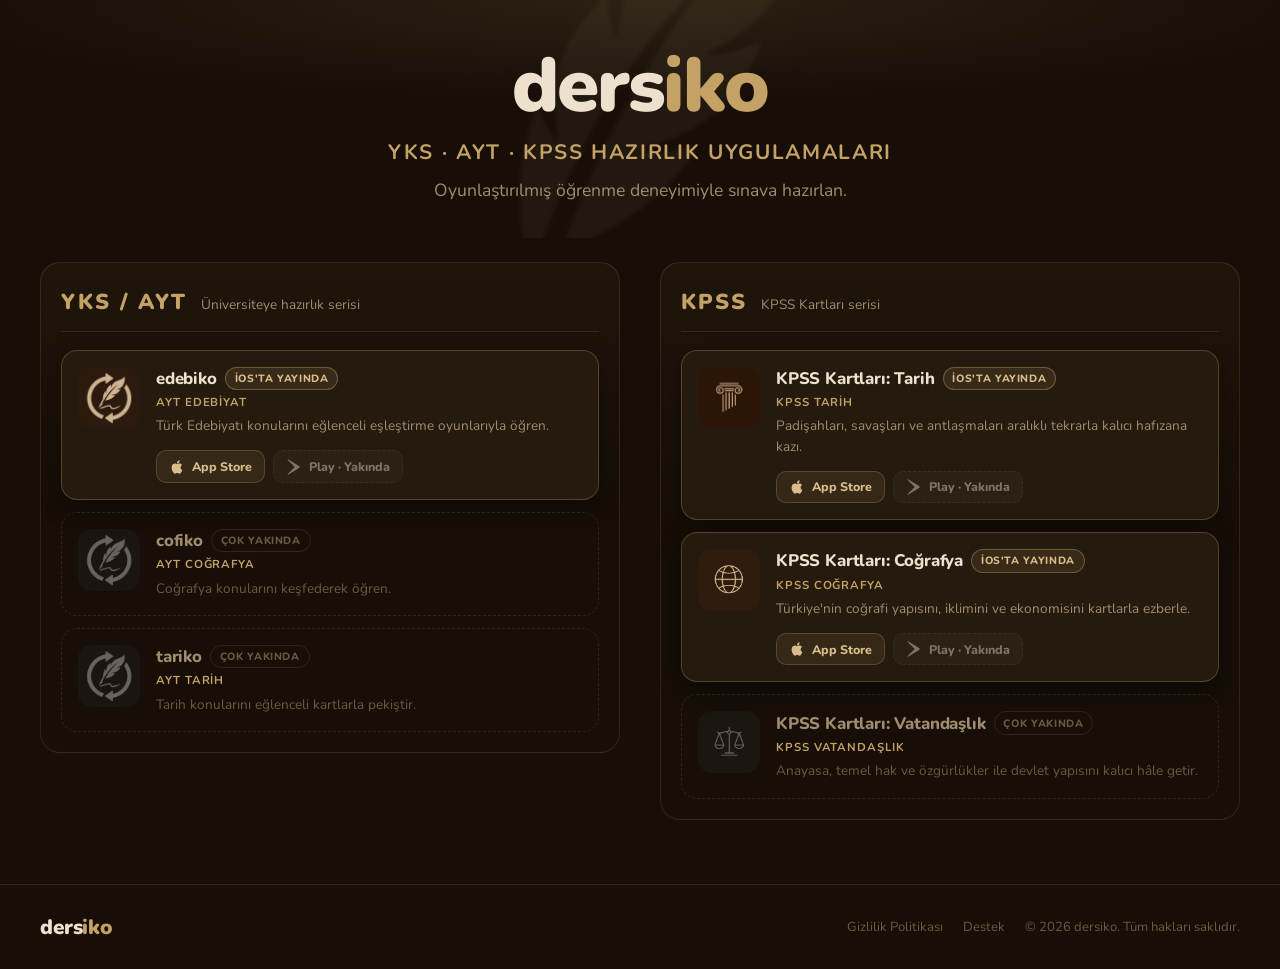
<file: index.html>
<!DOCTYPE html>
<html lang="tr">
<head>
  <meta charset="UTF-8" />
  <meta name="viewport" content="width=device-width, initial-scale=1.0" />
  <title>dersiko – YKS/AYT ve KPSS Hazırlık Uygulamaları</title>
  <meta name="description" content="dersiko – AYT Edebiyat, Coğrafya, Tarih ve KPSS Tarih, Coğrafya, Vatandaşlık uygulamalarıyla oyunlaştırılmış sınav hazırlığı." />

  <!-- Open Graph -->
  <meta property="og:title" content="dersiko" />
  <meta property="og:description" content="YKS/AYT ve KPSS hazırlık uygulamaları" />
  <meta property="og:image" content="assets/edebiko-icon.png" />
  <meta property="og:type" content="website" />

  <!-- Favicon -->
  <link rel="icon" type="image/png" href="assets/edebiko-icon.png" />

  <!-- Fonts -->
  <link rel="preconnect" href="https://fonts.googleapis.com" />
  <link rel="preconnect" href="https://fonts.gstatic.com" crossorigin />
  <link href="https://fonts.googleapis.com/css2?family=Nunito:wght@400;600;700;800;900&display=swap" rel="stylesheet" />

  <link rel="stylesheet" href="css/style.css" />
</head>
<body>

  <!-- ── HERO ─────────────────────────────────────────────────── -->
  <header class="hero">
    <div class="hero-bg-feather" aria-hidden="true">
      <img src="assets/feather-logo.png" alt="" />
    </div>
    <div class="hero-inner container">
      <div class="brand">
        <span class="brand-prefix">ders</span><span class="brand-suffix">iko</span>
      </div>
      <p class="hero-tagline">YKS · AYT · KPSS hazırlık uygulamaları</p>
      <p class="hero-sub">Oyunlaştırılmış öğrenme deneyimiyle sınava hazırlan.</p>
      <nav class="hero-jump" aria-label="Uygulama serileri">
        <a href="#yks" class="jump-chip">YKS / AYT</a>
        <a href="#kpss" class="jump-chip">KPSS</a>
      </nav>
    </div>
  </header>

  <main class="container tracks">

    <!-- ══ YKS / AYT ═══════════════════════════════════════════ -->
    <section class="track" id="yks">
      <div class="track-head">
        <span class="track-tag">YKS / AYT</span>
        <p class="track-sub">Üniversiteye hazırlık serisi</p>
      </div>

      <ul class="app-list">

        <!-- ── edebiko: iOS live, Android soon ── -->
        <li class="app-row app-row--live">
          <div class="row-icon">
            <img src="assets/edebiko-icon.png" alt="edebiko uygulama ikonu" />
          </div>
          <div class="row-main">
            <div class="row-head">
              <h3 class="row-name">edebiko</h3>
              <span class="status-pill status-pill--live">iOS'ta yayında</span>
            </div>
            <p class="row-subject">AYT Edebiyat</p>
            <p class="row-desc">Türk Edebiyatı konularını eğlenceli eşleştirme oyunlarıyla öğren.</p>
            <div class="store-badges">
              <a href="https://apps.apple.com/tr/app/edebiko-yks-edebiyat-ezber/id6764361001" class="badge badge--apple" aria-label="edebiko'yu App Store'dan indir" target="_blank" rel="noopener noreferrer">
                <svg class="badge-icon" viewBox="0 0 24 24" fill="currentColor" aria-hidden="true">
                  <path d="M18.71 19.5c-.83 1.24-1.71 2.45-3.05 2.47-1.34.03-1.77-.79-3.29-.79-1.53 0-2 .77-3.27.82-1.31.05-2.3-1.32-3.14-2.53C4.25 17 2.94 12.45 4.7 9.39c.87-1.52 2.43-2.48 4.12-2.51 1.28-.02 2.5.87 3.29.87.78 0 2.26-1.07 3.8-.91.65.03 2.47.26 3.64 1.98-.09.06-2.17 1.28-2.15 3.81.03 3.02 2.65 4.03 2.68 4.04-.03.07-.42 1.44-1.38 2.83M13 3.5c.73-.83 1.94-1.46 2.94-1.5.13 1.17-.34 2.35-1.04 3.19-.69.85-1.83 1.51-2.95 1.42-.15-1.15.41-2.35 1.05-3.11Z"/>
                </svg>
                <span>App Store</span>
              </a>
              <span class="badge badge--play badge--pending" aria-label="Google Play'de yakında">
                <svg class="badge-icon" viewBox="0 0 24 24" fill="currentColor" aria-hidden="true">
                  <path d="M3.18 23.76a2 2 0 0 1-.93-.93L13.06 12 2.25 1.17A2 2 0 0 1 3.18.24L20.09 11a1.5 1.5 0 0 1 0 2.02L3.18 23.76Z"/>
                </svg>
                <span>Play · Yakında</span>
              </span>
            </div>
          </div>
        </li>

        <!-- ── cofiko: coming soon ── -->
        <li class="app-row app-row--soon">
          <div class="row-icon">
            <img src="assets/cofiko-icon.png" alt="" />
          </div>
          <div class="row-main">
            <div class="row-head">
              <h3 class="row-name">cofiko</h3>
              <span class="status-pill">Çok yakında</span>
            </div>
            <p class="row-subject">AYT Coğrafya</p>
            <p class="row-desc">Coğrafya konularını keşfederek öğren.</p>
          </div>
        </li>

        <!-- ── tariko: coming soon ── -->
        <li class="app-row app-row--soon">
          <div class="row-icon">
            <img src="assets/tariko-icon.png" alt="" />
          </div>
          <div class="row-main">
            <div class="row-head">
              <h3 class="row-name">tariko</h3>
              <span class="status-pill">Çok yakında</span>
            </div>
            <p class="row-subject">AYT Tarih</p>
            <p class="row-desc">Tarih konularını eğlenceli kartlarla pekiştir.</p>
          </div>
        </li>

      </ul>
    </section>

    <!-- ══ KPSS ════════════════════════════════════════════════ -->
    <section class="track" id="kpss">
      <div class="track-head">
        <span class="track-tag">KPSS</span>
        <p class="track-sub">KPSS Kartları serisi</p>
      </div>

      <ul class="app-list">

        <!-- ── KPSS Tarih: iOS live, Android soon ── -->
        <li class="app-row app-row--live">
          <div class="row-icon">
            <img src="assets/kpss-tarih-icon.png" alt="KPSS Kartları: Tarih uygulama ikonu" />
          </div>
          <div class="row-main">
            <div class="row-head">
              <h3 class="row-name">KPSS Kartları: Tarih</h3>
              <span class="status-pill status-pill--live">iOS'ta yayında</span>
            </div>
            <p class="row-subject">KPSS Tarih</p>
            <p class="row-desc">Padişahları, savaşları ve antlaşmaları aralıklı tekrarla kalıcı hafızana kazı.</p>
            <div class="store-badges">
              <a href="https://apps.apple.com/tr/app/kpss-kartlar%C4%B1-tarih/id6781207009?l=tr" class="badge badge--apple" aria-label="KPSS Kartları: Tarih uygulamasını App Store'dan indir" target="_blank" rel="noopener noreferrer">
                <svg class="badge-icon" viewBox="0 0 24 24" fill="currentColor" aria-hidden="true">
                  <path d="M18.71 19.5c-.83 1.24-1.71 2.45-3.05 2.47-1.34.03-1.77-.79-3.29-.79-1.53 0-2 .77-3.27.82-1.31.05-2.3-1.32-3.14-2.53C4.25 17 2.94 12.45 4.7 9.39c.87-1.52 2.43-2.48 4.12-2.51 1.28-.02 2.5.87 3.29.87.78 0 2.26-1.07 3.8-.91.65.03 2.47.26 3.64 1.98-.09.06-2.17 1.28-2.15 3.81.03 3.02 2.65 4.03 2.68 4.04-.03.07-.42 1.44-1.38 2.83M13 3.5c.73-.83 1.94-1.46 2.94-1.5.13 1.17-.34 2.35-1.04 3.19-.69.85-1.83 1.51-2.95 1.42-.15-1.15.41-2.35 1.05-3.11Z"/>
                </svg>
                <span>App Store</span>
              </a>
              <span class="badge badge--play badge--pending" aria-label="Google Play'de yakında">
                <svg class="badge-icon" viewBox="0 0 24 24" fill="currentColor" aria-hidden="true">
                  <path d="M3.18 23.76a2 2 0 0 1-.93-.93L13.06 12 2.25 1.17A2 2 0 0 1 3.18.24L20.09 11a1.5 1.5 0 0 1 0 2.02L3.18 23.76Z"/>
                </svg>
                <span>Play · Yakında</span>
              </span>
            </div>
          </div>
        </li>

        <!-- ── KPSS Coğrafya: iOS live, Android soon ── -->
        <li class="app-row app-row--live">
          <div class="row-icon">
            <img src="assets/kpss-cografya-icon.png" alt="KPSS Kartları: Coğrafya uygulama ikonu" />
          </div>
          <div class="row-main">
            <div class="row-head">
              <h3 class="row-name">KPSS Kartları: Coğrafya</h3>
              <span class="status-pill status-pill--live">iOS'ta yayında</span>
            </div>
            <p class="row-subject">KPSS Coğrafya</p>
            <p class="row-desc">Türkiye'nin coğrafi yapısını, iklimini ve ekonomisini kartlarla ezberle.</p>
            <div class="store-badges">
              <a href="https://apps.apple.com/tr/app/kpss-kartlar%C4%B1-co%C4%9Frafya/id6797183847?l=tr" class="badge badge--apple" aria-label="KPSS Kartları: Coğrafya uygulamasını App Store'dan indir" target="_blank" rel="noopener noreferrer">
                <svg class="badge-icon" viewBox="0 0 24 24" fill="currentColor" aria-hidden="true">
                  <path d="M18.71 19.5c-.83 1.24-1.71 2.45-3.05 2.47-1.34.03-1.77-.79-3.29-.79-1.53 0-2 .77-3.27.82-1.31.05-2.3-1.32-3.14-2.53C4.25 17 2.94 12.45 4.7 9.39c.87-1.52 2.43-2.48 4.12-2.51 1.28-.02 2.5.87 3.29.87.78 0 2.26-1.07 3.8-.91.65.03 2.47.26 3.64 1.98-.09.06-2.17 1.28-2.15 3.81.03 3.02 2.65 4.03 2.68 4.04-.03.07-.42 1.44-1.38 2.83M13 3.5c.73-.83 1.94-1.46 2.94-1.5.13 1.17-.34 2.35-1.04 3.19-.69.85-1.83 1.51-2.95 1.42-.15-1.15.41-2.35 1.05-3.11Z"/>
                </svg>
                <span>App Store</span>
              </a>
              <span class="badge badge--play badge--pending" aria-label="Google Play'de yakında">
                <svg class="badge-icon" viewBox="0 0 24 24" fill="currentColor" aria-hidden="true">
                  <path d="M3.18 23.76a2 2 0 0 1-.93-.93L13.06 12 2.25 1.17A2 2 0 0 1 3.18.24L20.09 11a1.5 1.5 0 0 1 0 2.02L3.18 23.76Z"/>
                </svg>
                <span>Play · Yakında</span>
              </span>
            </div>
          </div>
        </li>

        <!-- ── KPSS Vatandaşlık: coming soon ── -->
        <li class="app-row app-row--soon">
          <div class="row-icon">
            <img src="assets/kpss-vatandaslik-icon.png" alt="" />
          </div>
          <div class="row-main">
            <div class="row-head">
              <h3 class="row-name">KPSS Kartları: Vatandaşlık</h3>
              <span class="status-pill">Çok yakında</span>
            </div>
            <p class="row-subject">KPSS Vatandaşlık</p>
            <p class="row-desc">Anayasa, temel hak ve özgürlükler ile devlet yapısını kalıcı hâle getir.</p>
          </div>
        </li>

      </ul>
    </section>

  </main>

  <!-- ── FOOTER ──────────────────────────────────────────────────── -->
  <footer class="site-footer">
    <div class="container footer-inner">
      <span class="footer-brand">
        <span class="brand-prefix">ders</span><span class="brand-suffix">iko</span>
      </span>
      <div class="footer-links">
        <a href="privacy.html" class="footer-link">Gizlilik Politikası</a>
        <a href="mailto:edebiko.dersiko@gmail.com" class="footer-link">Destek</a>
        <span class="footer-copy">&copy; 2026 dersiko. Tüm hakları saklıdır.</span>
      </div>
    </div>
  </footer>

</body>
</html>
</file>
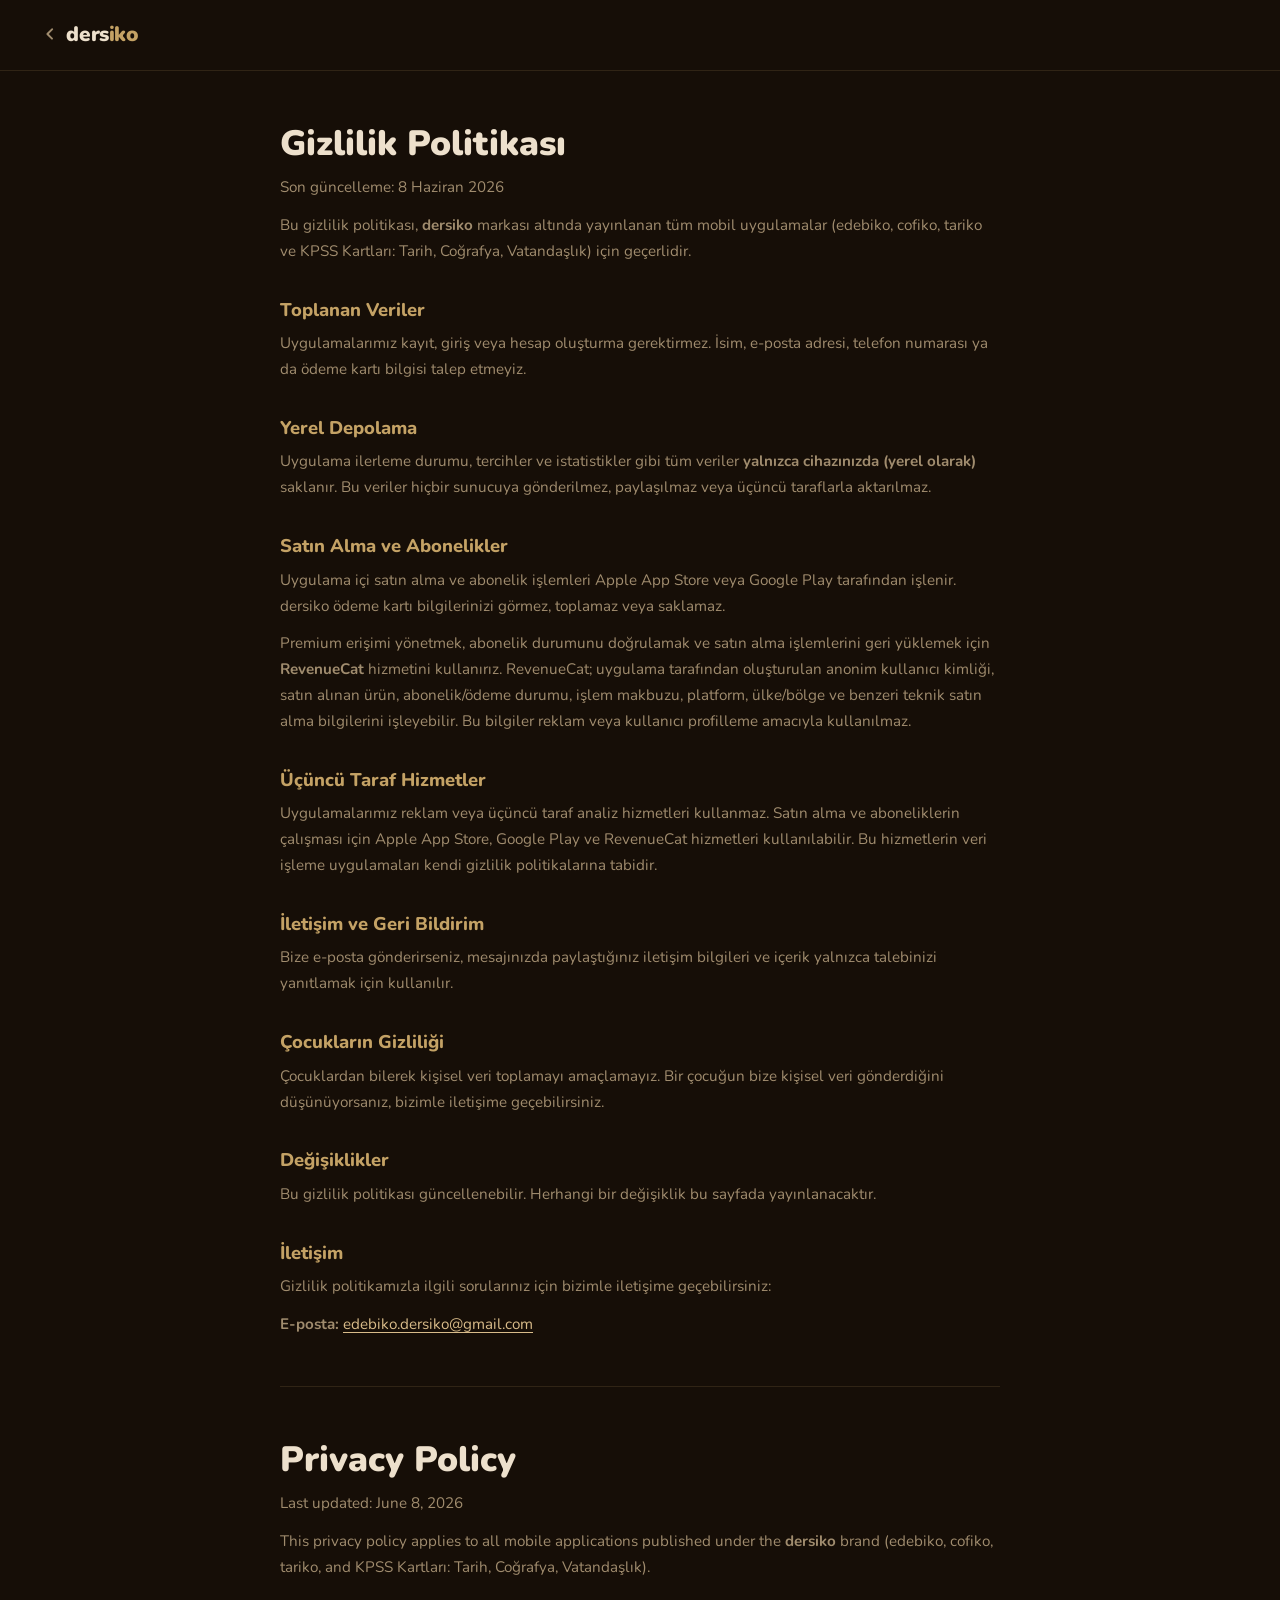
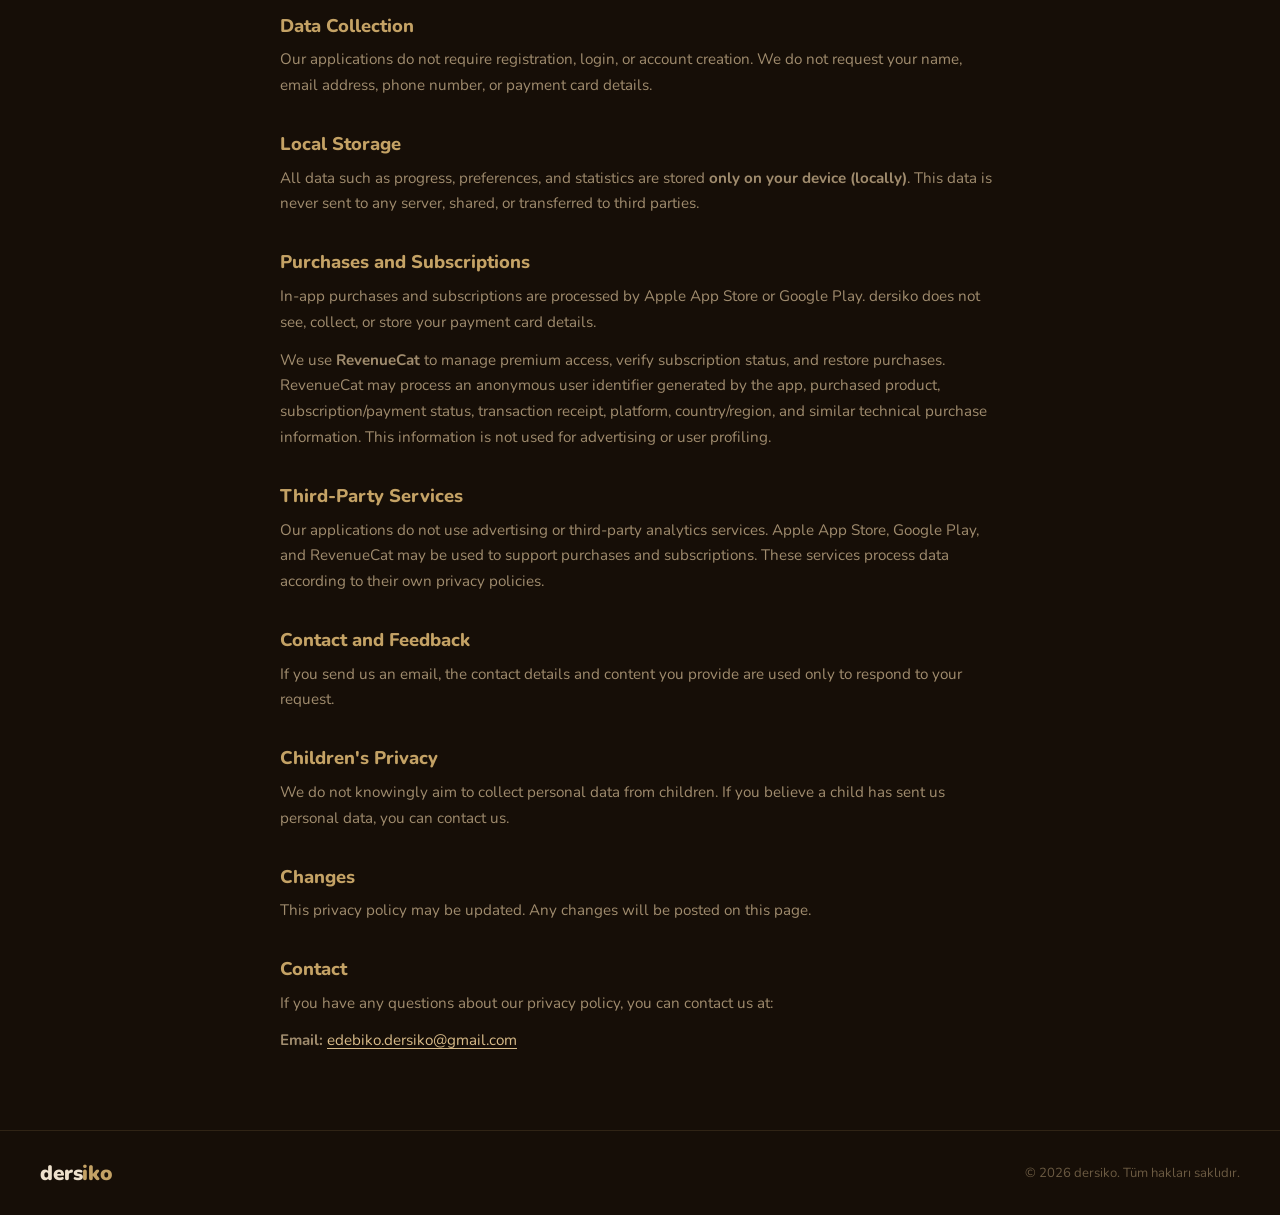
<file: privacy.html>
<!DOCTYPE html>
<html lang="tr">
<head>
  <meta charset="UTF-8" />
  <meta name="viewport" content="width=device-width, initial-scale=1.0" />
  <title>Gizlilik Politikası - dersiko</title>
  <meta name="description" content="dersiko uygulamaları gizlilik politikası. Uygulama verileri yerel saklanır; abonelik ve satın alma işlemleri mağazalar ve RevenueCat üzerinden yürütülür." />

  <link rel="icon" type="image/png" href="assets/edebiko-icon.png" />

  <link rel="preconnect" href="https://fonts.googleapis.com" />
  <link rel="preconnect" href="https://fonts.gstatic.com" crossorigin />
  <link href="https://fonts.googleapis.com/css2?family=Nunito:wght@400;600;700;800;900&display=swap" rel="stylesheet" />

  <link rel="stylesheet" href="css/style.css" />
</head>
<body>

  <header class="policy-header">
    <div class="container">
      <a href="index.html" class="back-link" aria-label="Ana sayfaya dön">
        <svg width="20" height="20" viewBox="0 0 20 20" fill="currentColor" aria-hidden="true">
          <path d="M12.7 15.3a1 1 0 0 1-1.4 0l-4.6-4.6a1 1 0 0 1 0-1.4l4.6-4.6a1 1 0 1 1 1.4 1.4L8.8 10l3.9 3.9a1 1 0 0 1 0 1.4Z"/>
        </svg>
        <span class="footer-brand">
          <span class="brand-prefix">ders</span><span class="brand-suffix">iko</span>
        </span>
      </a>
    </div>
  </header>

  <main class="container policy-content">
    <h1>Gizlilik Politikası</h1>
    <p class="policy-updated">Son güncelleme: 8 Haziran 2026</p>

    <p>Bu gizlilik politikası, <strong>dersiko</strong> markası altında yayınlanan tüm mobil uygulamalar (edebiko, cofiko, tariko ve KPSS Kartları: Tarih, Coğrafya, Vatandaşlık) için geçerlidir.</p>

    <h2>Toplanan Veriler</h2>
    <p>Uygulamalarımız kayıt, giriş veya hesap oluşturma gerektirmez. İsim, e-posta adresi, telefon numarası ya da ödeme kartı bilgisi talep etmeyiz.</p>

    <h2>Yerel Depolama</h2>
    <p>Uygulama ilerleme durumu, tercihler ve istatistikler gibi tüm veriler <strong>yalnızca cihazınızda (yerel olarak)</strong> saklanır. Bu veriler hiçbir sunucuya gönderilmez, paylaşılmaz veya üçüncü taraflarla aktarılmaz.</p>

    <h2>Satın Alma ve Abonelikler</h2>
    <p>Uygulama içi satın alma ve abonelik işlemleri Apple App Store veya Google Play tarafından işlenir. dersiko ödeme kartı bilgilerinizi görmez, toplamaz veya saklamaz.</p>
    <p>Premium erişimi yönetmek, abonelik durumunu doğrulamak ve satın alma işlemlerini geri yüklemek için <strong>RevenueCat</strong> hizmetini kullanırız. RevenueCat; uygulama tarafından oluşturulan anonim kullanıcı kimliği, satın alınan ürün, abonelik/ödeme durumu, işlem makbuzu, platform, ülke/bölge ve benzeri teknik satın alma bilgilerini işleyebilir. Bu bilgiler reklam veya kullanıcı profilleme amacıyla kullanılmaz.</p>

    <h2>Üçüncü Taraf Hizmetler</h2>
    <p>Uygulamalarımız reklam veya üçüncü taraf analiz hizmetleri kullanmaz. Satın alma ve aboneliklerin çalışması için Apple App Store, Google Play ve RevenueCat hizmetleri kullanılabilir. Bu hizmetlerin veri işleme uygulamaları kendi gizlilik politikalarına tabidir.</p>

    <h2>İletişim ve Geri Bildirim</h2>
    <p>Bize e-posta gönderirseniz, mesajınızda paylaştığınız iletişim bilgileri ve içerik yalnızca talebinizi yanıtlamak için kullanılır.</p>

    <h2>Çocukların Gizliliği</h2>
    <p>Çocuklardan bilerek kişisel veri toplamayı amaçlamayız. Bir çocuğun bize kişisel veri gönderdiğini düşünüyorsanız, bizimle iletişime geçebilirsiniz.</p>

    <h2>Değişiklikler</h2>
    <p>Bu gizlilik politikası güncellenebilir. Herhangi bir değişiklik bu sayfada yayınlanacaktır.</p>

    <h2>İletişim</h2>
    <p>Gizlilik politikamızla ilgili sorularınız için bizimle iletişime geçebilirsiniz:</p>
    <p><strong>E-posta:</strong> <a href="mailto:edebiko.dersiko@gmail.com">edebiko.dersiko@gmail.com</a></p>

    <hr />

    <h1>Privacy Policy</h1>
    <p class="policy-updated">Last updated: June 8, 2026</p>

    <p>This privacy policy applies to all mobile applications published under the <strong>dersiko</strong> brand (edebiko, cofiko, tariko, and KPSS Kartları: Tarih, Coğrafya, Vatandaşlık).</p>

    <h2>Data Collection</h2>
    <p>Our applications do not require registration, login, or account creation. We do not request your name, email address, phone number, or payment card details.</p>

    <h2>Local Storage</h2>
    <p>All data such as progress, preferences, and statistics are stored <strong>only on your device (locally)</strong>. This data is never sent to any server, shared, or transferred to third parties.</p>

    <h2>Purchases and Subscriptions</h2>
    <p>In-app purchases and subscriptions are processed by Apple App Store or Google Play. dersiko does not see, collect, or store your payment card details.</p>
    <p>We use <strong>RevenueCat</strong> to manage premium access, verify subscription status, and restore purchases. RevenueCat may process an anonymous user identifier generated by the app, purchased product, subscription/payment status, transaction receipt, platform, country/region, and similar technical purchase information. This information is not used for advertising or user profiling.</p>

    <h2>Third-Party Services</h2>
    <p>Our applications do not use advertising or third-party analytics services. Apple App Store, Google Play, and RevenueCat may be used to support purchases and subscriptions. These services process data according to their own privacy policies.</p>

    <h2>Contact and Feedback</h2>
    <p>If you send us an email, the contact details and content you provide are used only to respond to your request.</p>

    <h2>Children's Privacy</h2>
    <p>We do not knowingly aim to collect personal data from children. If you believe a child has sent us personal data, you can contact us.</p>

    <h2>Changes</h2>
    <p>This privacy policy may be updated. Any changes will be posted on this page.</p>

    <h2>Contact</h2>
    <p>If you have any questions about our privacy policy, you can contact us at:</p>
    <p><strong>Email:</strong> <a href="mailto:edebiko.dersiko@gmail.com">edebiko.dersiko@gmail.com</a></p>
  </main>

  <footer class="site-footer">
    <div class="container footer-inner">
      <span class="footer-brand">
        <span class="brand-prefix">ders</span><span class="brand-suffix">iko</span>
      </span>
      <span class="footer-copy">&copy; 2026 dersiko. Tüm hakları saklıdır.</span>
    </div>
  </footer>

</body>
</html>
</file>
<file: css/style.css>
/* ── Reset & Base ───────────────────────────────────────────── */
*, *::before, *::after {
  box-sizing: border-box;
  margin: 0;
  padding: 0;
}

:root {
  /* Brand palette */
  --bg:            #160E07;
  --bg-surface:    #1E140A;
  --bg-card:       #251A0E;
  --bg-card-hover: #2D2010;
  --border:        rgba(196, 162, 101, 0.15);
  --border-hover:  rgba(196, 162, 101, 0.35);

  --gold:          #C4A265;
  --gold-light:    #D9BC8A;
  --gold-dark:     #8A6D3F;
  --text-primary:  #EDE0CC;
  --text-secondary:#A08C6E;
  --text-muted:    #6B5A42;

  /* Spacing */
  --radius-card:   20px;
  --radius-badge:  10px;
  --container:     1200px;

  /* Typography */
  font-family: 'Nunito', system-ui, sans-serif;
}

html {
  scroll-behavior: smooth;
}

body {
  background-color: var(--bg);
  color: var(--text-primary);
  min-height: 100vh;
  -webkit-font-smoothing: antialiased;
}

/* ── Layout Helpers ─────────────────────────────────────────── */
.container {
  width: min(var(--container), 100% - 2rem);
  margin-inline: auto;
}

/* ── HERO ───────────────────────────────────────────────────── */
.hero {
  position: relative;
  overflow: hidden;
  padding: 3rem 1rem 2.25rem;
  text-align: center;
  background: radial-gradient(ellipse 80% 60% at 50% 0%, rgba(196,162,101,0.12) 0%, transparent 70%);
}

.hero-bg-feather {
  position: absolute;
  inset: 0;
  display: flex;
  align-items: center;
  justify-content: center;
  pointer-events: none;
  z-index: 0;
}

.hero-bg-feather img {
  width: min(400px, 70vw);
  opacity: 0.06;
  filter: blur(2px);
  user-select: none;
  transform: rotate(-10deg);
}

.hero-inner {
  position: relative;
  z-index: 1;
}

.brand {
  font-size: clamp(2.75rem, 8vw, 4.75rem);
  font-weight: 900;
  letter-spacing: -0.03em;
  line-height: 1;
  margin-bottom: 0.85rem;
}

.brand-prefix {
  color: var(--text-primary);
}

.brand-suffix {
  color: var(--gold);
}

.hero-tagline {
  font-size: clamp(1rem, 3vw, 1.3rem);
  font-weight: 700;
  color: var(--gold);
  letter-spacing: 0.08em;
  text-transform: uppercase;
  margin-bottom: 0.75rem;
}

.hero-sub {
  font-size: clamp(0.95rem, 2.5vw, 1.1rem);
  color: var(--text-secondary);
  max-width: 500px;
  margin-inline: auto;
}

/* Quick jump chips — only useful while the tracks are stacked */
.hero-jump {
  display: flex;
  justify-content: center;
  gap: 0.6rem;
  margin-top: 1.25rem;
}

.jump-chip {
  font-size: 0.78rem;
  font-weight: 800;
  letter-spacing: 0.06em;
  text-transform: uppercase;
  color: var(--gold-light);
  text-decoration: none;
  border: 1px solid rgba(196, 162, 101, 0.3);
  background: rgba(196, 162, 101, 0.08);
  border-radius: 999px;
  padding: 0.45rem 1rem;
  transition: background 0.18s, border-color 0.18s;
}

.jump-chip:hover {
  background: rgba(196, 162, 101, 0.18);
  border-color: rgba(196, 162, 101, 0.5);
}

@media (min-width: 900px) {
  .hero-jump {
    display: none;
  }
}

/* ── TRACKS (YKS/AYT and KPSS side by side) ─────────────────── */
.tracks {
  display: grid;
  grid-template-columns: 1fr;
  gap: 2rem;
  padding: 1.5rem 0 4rem;
  align-items: start;
}

@media (min-width: 900px) {
  .tracks {
    grid-template-columns: repeat(2, minmax(0, 1fr));
    gap: 2.5rem;
  }
}

.track {
  scroll-margin-top: 1rem;
  background: linear-gradient(180deg, rgba(196,162,101,0.05) 0%, transparent 55%);
  border: 1px solid var(--border);
  border-radius: var(--radius-card);
  padding: 1.5rem 1.25rem 1.25rem;
}

.track-head {
  display: flex;
  align-items: baseline;
  flex-wrap: wrap;
  gap: 0.5rem 0.85rem;
  padding-bottom: 0.9rem;
  margin-bottom: 1.1rem;
  border-bottom: 1px solid var(--border);
}

.track-tag {
  font-size: clamp(1.1rem, 2.6vw, 1.35rem);
  font-weight: 900;
  color: var(--gold);
  text-transform: uppercase;
  letter-spacing: 0.1em;
}

.track-sub {
  font-size: 0.85rem;
  color: var(--text-secondary);
}

/* ── APP LIST ───────────────────────────────────────────────── */
.app-list {
  list-style: none;
  display: flex;
  flex-direction: column;
  gap: 0.75rem;
}

.app-row {
  display: flex;
  gap: 1rem;
  background: var(--bg-card);
  border: 1px solid var(--border);
  border-radius: 16px;
  padding: 1rem;
  transition: border-color 0.2s, transform 0.2s, box-shadow 0.2s, background 0.2s;
}

.app-row--live {
  border-color: rgba(196, 162, 101, 0.3);
  box-shadow: 0 6px 24px rgba(0, 0, 0, 0.35);
}

.app-row--live:hover {
  border-color: var(--border-hover);
  background: var(--bg-card-hover);
  transform: translateY(-2px);
  box-shadow: 0 12px 32px rgba(0, 0, 0, 0.45);
}

.app-row--soon {
  background: transparent;
  border-style: dashed;
}

.app-row--soon .row-icon img {
  filter: grayscale(0.85);
  opacity: 0.5;
}

.app-row--soon .row-name {
  color: var(--text-secondary);
}

.app-row--soon .row-desc {
  color: var(--text-muted);
}

/* ── ROW ICON ───────────────────────────────────────────────── */
.row-icon {
  width: 62px;
  height: 62px;
  border-radius: 14px;
  overflow: hidden;
  flex-shrink: 0;
}

.row-icon img {
  width: 100%;
  height: 100%;
  object-fit: cover;
  display: block;
}

/* ── ROW BODY ───────────────────────────────────────────────── */
.row-main {
  display: flex;
  flex-direction: column;
  gap: 0.25rem;
  min-width: 0;
  flex: 1;
}

.row-head {
  display: flex;
  align-items: center;
  flex-wrap: wrap;
  gap: 0.5rem;
}

.row-name {
  font-size: 1.05rem;
  font-weight: 800;
  color: var(--text-primary);
  letter-spacing: -0.01em;
}

.row-subject {
  font-size: 0.72rem;
  font-weight: 700;
  color: var(--gold);
  text-transform: uppercase;
  letter-spacing: 0.08em;
}

.row-desc {
  font-size: 0.85rem;
  color: var(--text-secondary);
  line-height: 1.5;
  margin-top: 0.15rem;
}

/* ── STATUS PILL ────────────────────────────────────────────── */
.status-pill {
  font-size: 0.66rem;
  font-weight: 800;
  letter-spacing: 0.06em;
  text-transform: uppercase;
  color: var(--text-muted);
  border: 1px solid var(--border);
  border-radius: 999px;
  padding: 0.2rem 0.55rem;
  white-space: nowrap;
}

.status-pill--live {
  color: var(--gold-light);
  border-color: rgba(196, 162, 101, 0.4);
  background: rgba(196, 162, 101, 0.12);
}

/* ── STORE BADGES ───────────────────────────────────────────── */
.store-badges {
  display: flex;
  flex-wrap: wrap;
  gap: 0.5rem;
  margin-top: 0.6rem;
}

.badge {
  display: inline-flex;
  align-items: center;
  gap: 0.45rem;
  padding: 0.42rem 0.75rem;
  border-radius: var(--radius-badge);
  font-family: 'Nunito', sans-serif;
  font-size: 0.78rem;
  font-weight: 800;
  text-decoration: none;
  transition: background 0.18s, border-color 0.18s, transform 0.15s;
  min-width: 0;
}

.badge-icon {
  width: 16px;
  height: 16px;
  flex-shrink: 0;
}

/* Google Play badge */
.badge--play {
  background: rgba(255, 255, 255, 0.06);
  border: 1px solid rgba(255, 255, 255, 0.15);
  color: var(--text-primary);
}

.badge--play:not(.badge--disabled):hover {
  background: rgba(255, 255, 255, 0.1);
  border-color: rgba(255, 255, 255, 0.28);
  transform: translateY(-1px);
}

/* Apple badge */
.badge--apple {
  background: rgba(196, 162, 101, 0.1);
  border: 1px solid rgba(196, 162, 101, 0.25);
  color: var(--gold-light);
}

.badge--apple:not(.badge--disabled):hover {
  background: rgba(196, 162, 101, 0.18);
  border-color: rgba(196, 162, 101, 0.45);
  transform: translateY(-1px);
}

/* Pending badge on an otherwise live card (store not published yet) */
.badge--pending {
  opacity: 0.45;
  pointer-events: none;
  border-style: dashed;
}

/* ── FOOTER ─────────────────────────────────────────────────── */
.site-footer {
  border-top: 1px solid var(--border);
  padding: 1.75rem 1rem;
}

.footer-inner {
  display: flex;
  flex-wrap: wrap;
  align-items: center;
  justify-content: space-between;
  gap: 0.75rem;
}

.footer-brand {
  font-size: 1.3rem;
  font-weight: 900;
  letter-spacing: -0.02em;
}

.footer-copy {
  font-size: 0.82rem;
  color: var(--text-muted);
}

/* ── Scrollbar ──────────────────────────────────────────────── */
::-webkit-scrollbar {
  width: 8px;
}
::-webkit-scrollbar-track {
  background: var(--bg);
}
::-webkit-scrollbar-thumb {
  background: var(--gold-dark);
  border-radius: 4px;
}

/* ── Focus visible ──────────────────────────────────────────── */
:focus-visible {
  outline: 2px solid var(--gold);
  outline-offset: 3px;
}

/* ── PRIVACY POLICY PAGE ────────────────────────────────────── */
.policy-header {
  padding: 1.25rem 1rem;
  border-bottom: 1px solid var(--border);
}

.back-link {
  display: inline-flex;
  align-items: center;
  gap: 0.4rem;
  text-decoration: none;
  color: var(--text-secondary);
  transition: color 0.15s;
}

.back-link:hover {
  color: var(--gold-light);
}

.policy-content {
  padding: 3rem 0 4rem;
  max-width: 720px;
}

.policy-content h1 {
  font-size: clamp(1.6rem, 5vw, 2.2rem);
  font-weight: 900;
  color: var(--text-primary);
  margin-bottom: 0.5rem;
}

.policy-updated {
  font-size: 0.85rem;
  color: var(--text-muted);
  margin-bottom: 2rem;
}

.policy-content h2 {
  font-size: 1.15rem;
  font-weight: 800;
  color: var(--gold);
  margin-top: 2rem;
  margin-bottom: 0.6rem;
}

.policy-content p {
  font-size: 0.95rem;
  color: var(--text-secondary);
  line-height: 1.7;
  margin-bottom: 0.75rem;
}

.policy-content a {
  color: var(--gold-light);
  text-decoration: underline;
  text-underline-offset: 3px;
  transition: color 0.15s;
}

.policy-content a:hover {
  color: var(--gold);
}

.policy-content hr {
  border: none;
  border-top: 1px solid var(--border);
  margin: 3rem 0;
}

.footer-links {
  display: flex;
  gap: 1.25rem;
  align-items: center;
}

.footer-link {
  font-size: 0.82rem;
  color: var(--text-muted);
  text-decoration: none;
  transition: color 0.15s;
}

.footer-link:hover {
  color: var(--gold-light);
}
</file>
